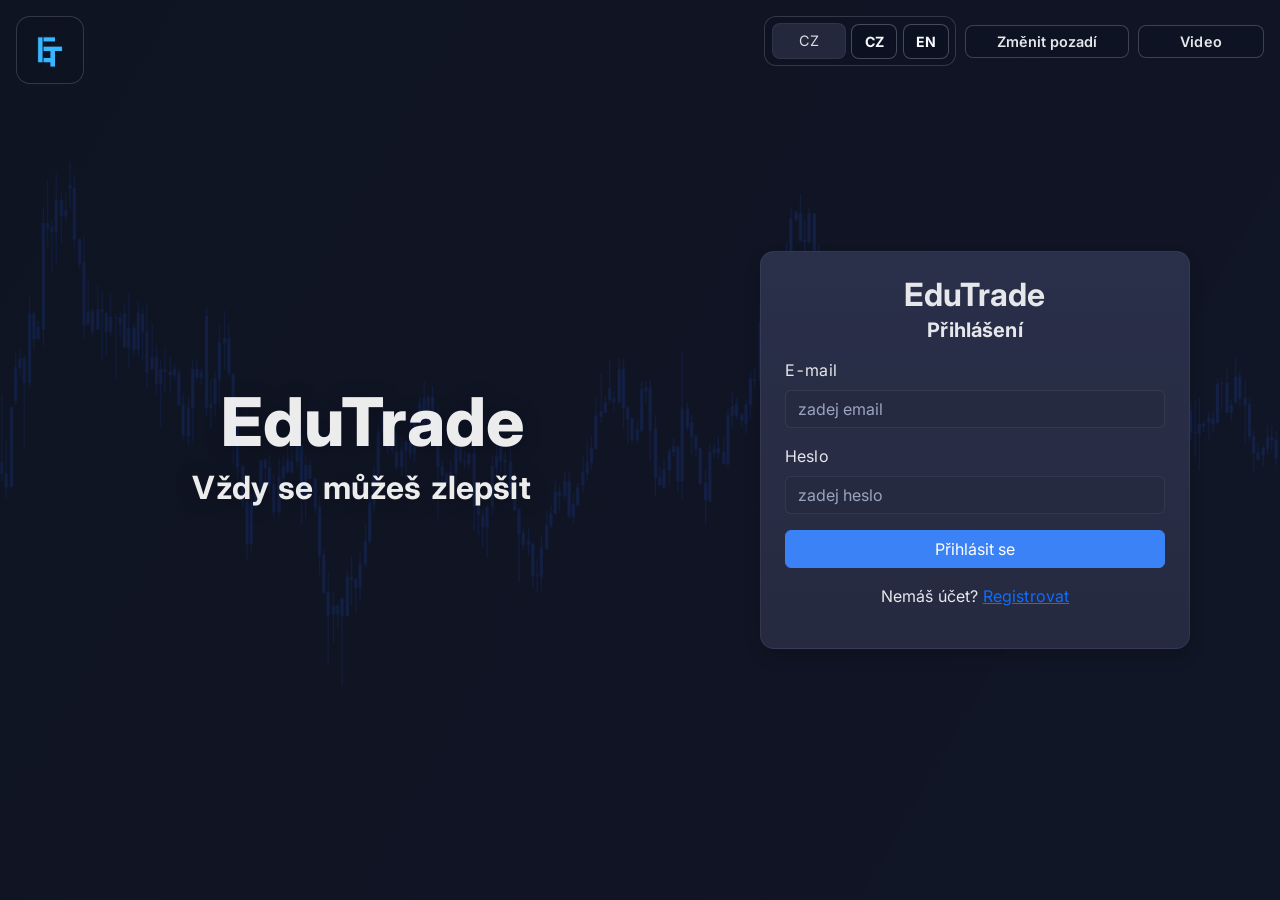
<file: index.html>
﻿<!DOCTYPE html>
<html lang="en">
<head>
    <meta charset="UTF-8">
    <meta name="viewport" content="width=device-width, initial-scale=1.0">
    <title>EduTrade - Login</title>
    <link href="https://cdn.jsdelivr.net/npm/bootstrap@5.3.2/dist/css/bootstrap.min.css" rel="stylesheet">
    <link rel="stylesheet" href="css/style.css">
</head>
<body class="bg-dark text-light auth-page">
<div class="auth-brand">
    <img src="img/LOGO%20MP.png" alt="EduTrade logo">
</div>
<div class="auth-toolbar">
    <div class="auth-lang">
        <button type="button" class="btn lang-btn" id="active-lang">CZ</button>
        <a href="#" class="lang-item" data-lang="cz">CZ</a>
        <a href="#" class="lang-item" data-lang="en">EN</a>
    </div>
    <button type="button" class="auth-action-btn" id="authThemeToggle" data-i18n="auth-theme-btn">Změnit pozadí</button>
    <a href="about.html" class="auth-action-btn" data-i18n="auth-about-btn">Návod/Tutoriál</a>
</div>

<div class="auth-overlay"></div>
<div class="container auth-shell d-flex align-items-center">
    <div class="auth-layout">
        <div class="auth-copy">
            <h1 class="auth-hero-title" data-i18n="auth-hero-title">EduTrade</h1>
            <p class="auth-hero-subtitle" data-i18n="auth-hero-subtitle">Vždy se můžeš zlepšit</p>
        </div>

        <div class="card p-4 shadow auth-card" style="width: 100%; max-width: 430px;">
            <h2 class="text-center mb-1">EduTrade</h2>
            <h5 class="text-center mb-3" data-i18n="login-title">Login</h5>
            <form id="loginForm">
                <div class="mb-3">
                    <label for="email" class="form-label" data-i18n="email">Email</label>
                    <input type="email" class="form-control" id="email" data-i18n-placeholder="email-placeholder" placeholder="enter email" required>
                </div>
                <div class="mb-3">
                    <label for="password" class="form-label" data-i18n="password">Password</label>
                    <input type="password" class="form-control" id="password" data-i18n-placeholder="password-placeholder" placeholder="enter password" required>
                </div>
                <button type="submit" class="btn btn-primary w-100" data-i18n="login-btn">Sign in</button>
            </form>
            <p class="mt-3 text-center"><span data-i18n="no-account">No account?</span> <a href="register.html" data-i18n="register-link">Register</a></p>
        </div>
    </div>
</div>
<script src="js/script.js"></script>
<script src="js/auth.js"></script>
</body>
</html>
</file>
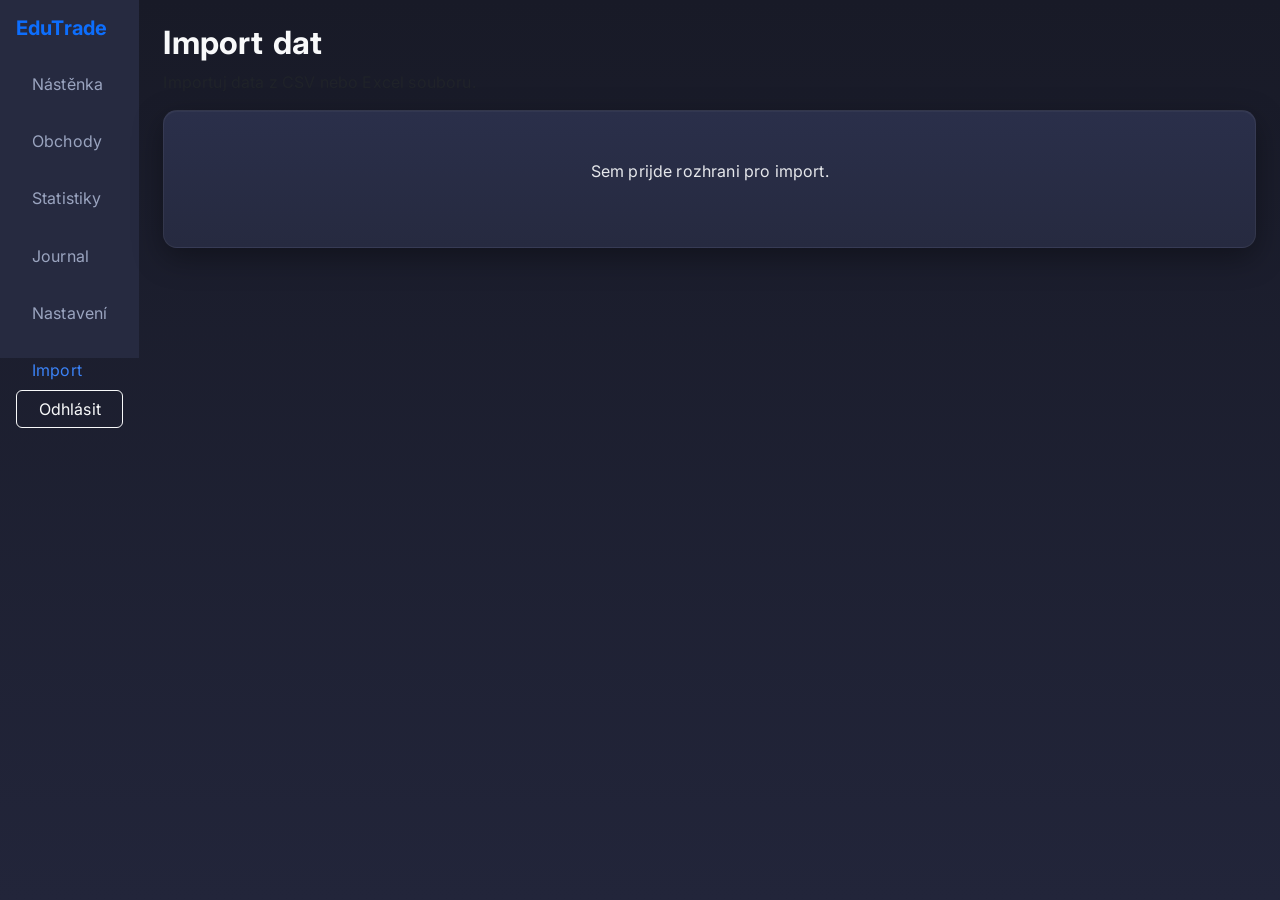
<file: import.html>
﻿<!DOCTYPE html>
<html lang="en">
<head>
    <meta charset="UTF-8">
    <title>Import Data - Trading Journal</title>
    <meta name="viewport" content="width=device-width, initial-scale=1.0">
    <link href="https://cdn.jsdelivr.net/npm/bootstrap@5.3.2/dist/css/bootstrap.min.css" rel="stylesheet">
    <link rel="stylesheet" href="css/style.css">
</head>
<body class="bg-dark text-light">
<div class="d-flex">
    <nav class="sidebar p-3">
        <h5 class="text-primary mb-4">EduTrade</h5>
        <ul class="nav flex-column">
            <li class="nav-item"><a class="nav-link" href="dashboard.html" data-i18n="nav-dashboard">Dashboard</a></li>
            <li class="nav-item"><a class="nav-link" href="trades.html" data-i18n="nav-trades">Trades</a></li>
            <li class="nav-item"><a class="nav-link" href="statistics.html" data-i18n="nav-stats">Statistics</a></li>
            <li class="nav-item"><a class="nav-link" href="gallery.html" data-i18n="nav-gallery">Gallery</a></li>
            <li class="nav-item"><a class="nav-link" href="settings.html" data-i18n="nav-settings">Settings</a></li>
            <li class="nav-item"><a class="nav-link active" href="import.html" data-i18n="import-nav">Import</a></li>
        </ul>
        <a href="index.html" class="btn btn-outline-light w-100 mt-auto" data-i18n="logout">Logout</a>
    </nav>

    <main class="flex-grow-1 p-4">
        <h2 data-i18n="import-title">Import Data</h2>
        <p class="text-muted" data-i18n="import-sub">Import your data from CSV or Excel.</p>
        <div class="card section-card text-center p-5">
            <p data-i18n="import-card-text">Import interface will be added here.</p>
        </div>
    </main>
</div>
<script src="js/script.js"></script>
</body>
</html>
</file>
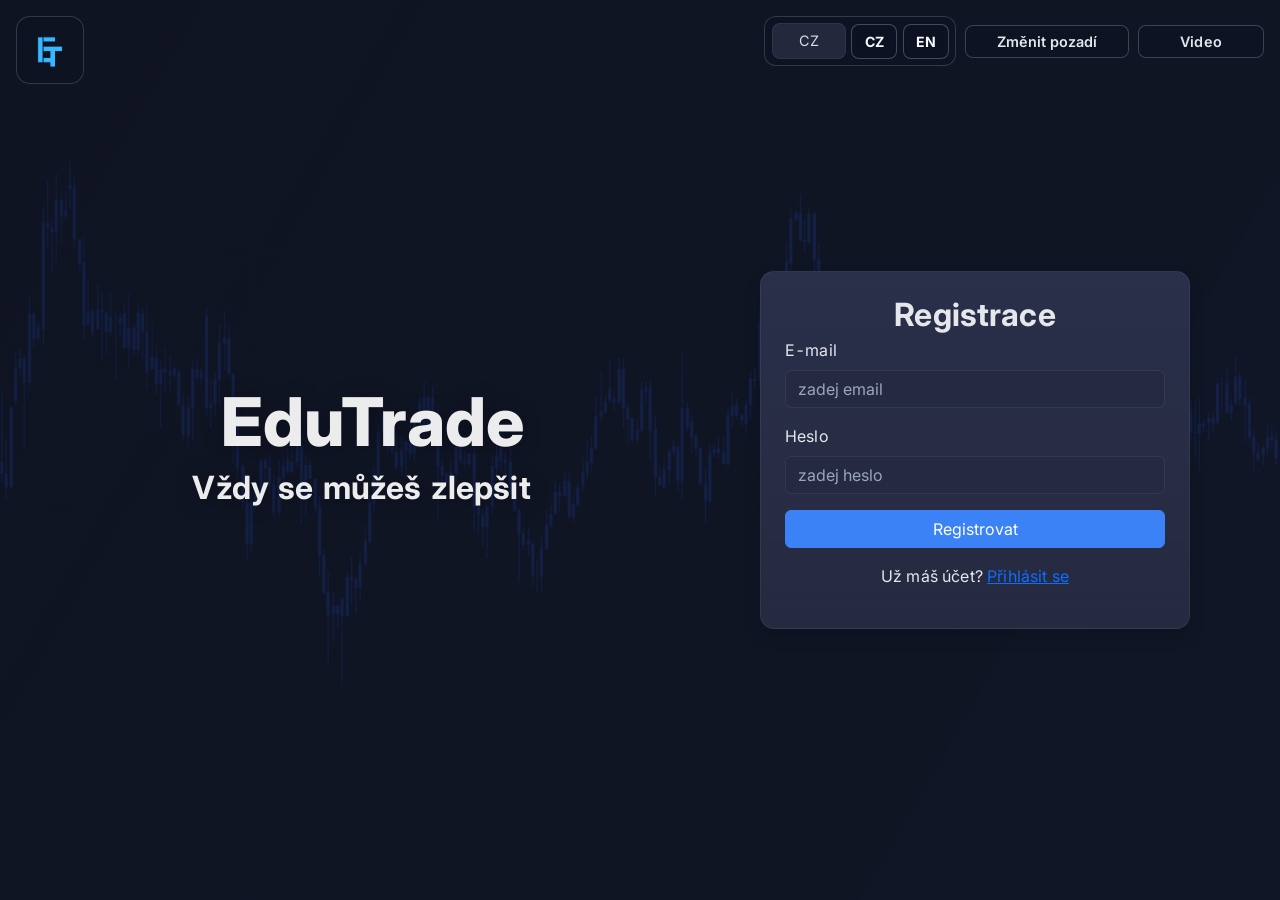
<file: register.html>
﻿<!DOCTYPE html>
<html lang="en">
<head>
    <meta charset="UTF-8">
    <meta name="viewport" content="width=device-width, initial-scale=1.0">
    <title>EduTrade - Register</title>
    <link href="https://cdn.jsdelivr.net/npm/bootstrap@5.3.2/dist/css/bootstrap.min.css" rel="stylesheet">
    <link rel="stylesheet" href="css/style.css">
</head>
<body class="bg-dark text-light auth-page">
<div class="auth-brand">
    <img src="img/LOGO%20MP.png" alt="EduTrade logo">
</div>
<div class="auth-toolbar">
    <div class="auth-lang">
        <button type="button" class="btn lang-btn" id="active-lang">CZ</button>
        <a href="#" class="lang-item" data-lang="cz">CZ</a>
        <a href="#" class="lang-item" data-lang="en">EN</a>
    </div>
    <button type="button" class="auth-action-btn" id="authThemeToggle" data-i18n="auth-theme-btn">Změnit pozadí</button>
    <a href="about.html" class="auth-action-btn" data-i18n="auth-about-btn">Návod/Tutoriál</a>
</div>

<div class="auth-overlay"></div>
<div class="container auth-shell d-flex align-items-center">
    <div class="auth-layout">
        <div class="auth-copy">
            <h1 class="auth-hero-title" data-i18n="auth-hero-title">EduTrade</h1>
            <p class="auth-hero-subtitle" data-i18n="auth-hero-subtitle">Vždy se můžeš zlepšit</p>
        </div>

        <div class="card p-4 shadow auth-card" style="width: 100%; max-width: 430px;">
            <h2 class="text-center mb-1" data-i18n="register-title">Register</h2>
            <form id="registerForm">
                <div class="mb-3">
                    <label for="email" class="form-label" data-i18n="email">Email</label>
                    <input type="email" class="form-control" id="email" data-i18n-placeholder="email-placeholder" placeholder="enter email" required>
                </div>
                <div class="mb-3">
                    <label for="password" class="form-label" data-i18n="password">Password</label>
                    <input type="password" class="form-control" id="password" data-i18n-placeholder="password-placeholder" placeholder="enter password" required>
                </div>
                <button type="submit" class="btn btn-primary w-100" data-i18n="register-btn">Create account</button>
            </form>
            <p class="mt-3 text-center"><span data-i18n="has-account">Already have an account?</span> <a href="index.html" data-i18n="login-link">Sign in</a></p>
        </div>
    </div>
</div>
<script src="js/script.js"></script>
<script src="js/auth.js"></script>
</body>
</html>
</file>
<file: css/style.css>
﻿@import url("https://fonts.googleapis.com/css2?family=Inter:wght@400;500;600;700;800&display=swap");

:root {
    --nav-width: 220px;
    --header-height: 3rem;

    --bg-main: #181a27;
    --bg-soft: #22253a;
    --bg-card: #262a40;

    --border: rgba(255,255,255,0.06);

    --text: #e5e7eb;
    --muted: #9aa4bf;

    --primary: #3b82f6;
    --success: #22c55e;
    --danger: #ef4444;
}


body {
    font-family: "Inter", "Segoe UI", Roboto, sans-serif;
    font-variant-numeric: tabular-nums;
    font-feature-settings: "tnum" 1, "lnum" 1;
    letter-spacing: 0.01em;
}

h1, h2, h3, h4, h5, h6 {
    font-weight: 700;
}

input, select, button, textarea {
    font: inherit;
    font-variant-numeric: tabular-nums;
}

body.bg-dark {
    background: linear-gradient(180deg, var(--bg-main), var(--bg-soft)) !important;
    color: var(--text);
    min-height: 100vh;
}


.header {
    position: fixed;
    top: 0;
    left: 0;
    width: 100%;
    height: var(--header-height);
    display: flex;
    justify-content: space-between;
    align-items: center;
    padding: 0 1rem;
    background-color: var(--bg-card);
    z-index: 101;
    transition: 0.3s;
}

.header_toggle {
    color: var(--primary);
    font-size: 1.5rem;
    cursor: pointer;
}

.header_right {
    display: flex;
    align-items: center;
    gap: 10px;
}


.l-navbar {
    position: fixed;
    top: var(--header-height);
    left: -220px;
    width: var(--nav-width);
    height: calc(100vh - var(--header-height));
    background-color: var(--bg-main);
    padding: 1rem;
    overflow-y: auto;
    transition: 0.5s;
    z-index: 100;
}

.sidebarshow {
    left: 0;
}


#body-pd {
    margin-top: var(--header-height);
    transition: 0.5s;
}

.body-pd {
    padding-left: calc(var(--nav-width) + 1rem);
}


.nav {
    height: 100%;
    display: flex;
    flex-direction: column;
    justify-content: space-between;
}

.nav_logo {
    text-decoration: none;
    color: var(--muted);
    display: flex;
    align-items: center;
    gap: 8px;
    padding: 0.5rem 0.55rem;
    border-radius: 8px;
    font-weight: bold;
    font-size: 1.2rem;
    margin-bottom: 1rem;
}

.nav_link {
    text-decoration: none;
    color: var(--muted);
    display: flex;
    align-items: center;
    gap: 10px;
    padding: 0.5rem 1rem;
    border-radius: 8px;
    transition: all 0.25s ease;
}

.nav_link:hover {
    background: rgba(59,130,246,0.15);
    color: var(--primary);
}

.nav_link.active {
    background: rgba(59,130,246,0.18);
    color: var(--primary);
}

.nav_icon {
    font-size: 1.25rem;
}


.card {
    background: linear-gradient(180deg, #2a2f4a, var(--bg-card));
    border: 1px solid var(--border);
    border-radius: 14px;
    color: var(--text);
    box-shadow:
        0 10px 30px rgba(0,0,0,0.35),
        inset 0 1px 0 rgba(255,255,255,0.04);
}

.stat-card {
    padding: 22px;
    text-align: left;
}

.stat-card h6 {
    color: var(--muted);
    font-size: 13px;
    letter-spacing: 0.5px;
    text-transform: uppercase;
}

.stat-card h4 {
    margin-top: 4px;
    font-weight: 600;
}

.section-card {
    padding: 22px;
}


.table {
    margin-bottom: 0;
    border-collapse: separate;
    border-spacing: 0 10px;
    background: transparent !important;
}

.table-dark {
    background: transparent !important;
    color: var(--text);
}


.table thead th {
    background: transparent !important;
    border: none;
    color: var(--muted);
    font-size: 12px;
    text-transform: uppercase;
    letter-spacing: 0.6px;
    padding: 6px 14px;
}


.table tbody tr {
    background: rgba(255, 255, 255, 0.035) !important;
    transition: 0.25s ease;
    color: inherit;
}

.table tbody tr:hover {
    background: rgba(59, 130, 246, 0.1) !important;
    transform: translateY(-1px);
}


.table tbody td {
    border: none !important;
    padding: 14px;
    font-size: 14px;
    background: transparent !important;
    vertical-align: middle;
}


.table tbody tr td:first-child {
    border-top-left-radius: 10px;
    border-bottom-left-radius: 10px;
}

.table tbody tr td:last-child {
    border-top-right-radius: 10px;
    border-bottom-right-radius: 10px;
}


.text-success {
    color: var(--success) !important;
    font-weight: 600;
}

.text-danger {
    color: var(--danger) !important;
    font-weight: 600;
}



.btn-user {
    background: var(--bg-card);
    color: var(--text);
    border: 1px solid var(--border);
    width: 160px;
    display: flex;
    align-items: center;
    justify-content: center;
    gap: 8px;
    padding: 6px 10px;
    font-size: 14px;
    border-radius: 8px;
    transition: 0.3s;
}

.btn-user img {
    width: 28px;
    height: 28px;
    object-fit: cover;
    border-radius: 50%;
}

.btn-user:hover,
.btn-user:focus {
    background: rgba(59,130,246,0.15);
    color: var(--primary);
    box-shadow: none;
}


.dropdown-menu {
    background: var(--bg-card) !important;
    border: 1px solid var(--border);
    border-radius: 8px;
    width: 160px !important;
    padding: 0;
    margin-top: 0.2rem;
}

.dropdown-item {
    color: var(--text);
    background: transparent;
    text-align: center;
    padding: 10px;
    font-size: 14px;
    display: flex;
    justify-content: center;
    align-items: center;
    gap: 6px;
}

.dropdown-item:hover {
    background: rgba(59,130,246,0.15);
    color: var(--primary);
}

.dropdown-divider {
    border-top: 1px solid var(--border);
    margin: 0;
}


.lang-switch {
    display: flex;
    align-items: center;
}

.lang-btn {
    background: var(--bg-card);
    color: var(--text);
    border: 1px solid var(--border);
    border-radius: 8px;
    padding: 6px 10px;
    display: flex;
    align-items: center;
    gap: 6px;
    font-size: 14px;
    transition: 0.3s;
}

.lang-btn img,
.lang-item img {
    width: 22px;
    height: 14px;
    object-fit: cover;
    border-radius: 2px;
}


.calendar-card {
    background: linear-gradient(180deg, #2a2f4a, var(--bg-card));
    border: 1px solid var(--border);
    border-radius: 14px;
    padding: 22px;
    color: var(--text);
    box-shadow:
        0 10px 30px rgba(0,0,0,0.35),
        inset 0 1px 0 rgba(255,255,255,0.04);
}


.calendar-header {
    display: flex;
    align-items: center;
    justify-content: space-between;
    gap: 12px;
    margin-bottom: 14px;
}

.calendar-title {
    font-size: 16px;
    font-weight: 700;
    letter-spacing: 0.3px;
    margin: 0;
    color: var(--text);
}


.calendar-nav {
    display: flex;
    gap: 8px;
}

.cal-btn {
    width: 44px;
    height: 44px;
    border-radius: 10px;
    border: 1px solid var(--border);
    background: rgba(255,255,255,0.03);
    color: var(--text);
    display: grid;
    place-items: center;
    cursor: pointer;
    transition: 0.25s ease;
}

.cal-btn:hover {
    background: rgba(59,130,246,0.15);
    color: var(--primary);
    transform: translateY(-1px);
}


.calendar-weekdays {
    display: grid;
    grid-template-columns: repeat(7, 1fr);
    gap: 10px;
    margin-bottom: 10px;
    font-size: 12px;
    letter-spacing: 0.6px;
    text-transform: uppercase;
    color: var(--muted);
}

.calendar-weekdays div {
    text-align: center;
    padding: 6px 0;
}


.calendar-grid {
    display: grid;
    grid-template-columns: repeat(7, 1fr);
    gap: 10px;
}

.cal-day {
    min-height: 88px;
    border-radius: 12px;
    border: 1px solid var(--border);
    background: rgba(255,255,255,0.035);
    padding: 12px 10px 10px;
    position: relative;
    overflow: hidden;
    transition: 0.25s ease;
    display: flex;
    flex-direction: column;
    align-items: center;
    justify-content: center;
}

.cal-day:hover {
    background: rgba(59,130,246,0.10);
    transform: translateY(-1px);
}

.cal-day.empty {
    opacity: 0.20;
}


.cal-day-number {
    position: absolute;
    left: 10px;
    top: 8px;
    font-size: 12px;
    font-weight: 700;
    color: var(--text);
    opacity: 0.92;
}


.cal-day-value {
    margin-top: 8px;
    font-size: 18px;
    font-weight: 800;
    letter-spacing: 0.2px;
    text-align: center;
    line-height: 1.1;
}


.cal-profit .cal-day-value {
    color: #22c55e !important;
    text-shadow: 0 0 12px rgba(34,197,94,0.22);
}

.cal-loss .cal-day-value {
    color: #ef4444 !important;
    text-shadow: 0 0 12px rgba(239,68,68,0.22);
}

.cal-payout .cal-day-value {
    color: #3b82f6 !important;
    text-shadow: 0 0 12px rgba(59,130,246,0.22);
}


.cal-today {
    border: 1px solid rgba(59,130,246,0.45);
    box-shadow: 0 0 0 2px rgba(59,130,246,0.18);
}


body.light-mode {
    --bg-main: #f3f4f6;
    --bg-soft: #ffffff;
    --bg-card: #ffffff;
    --border: rgba(0,0,0,0.12);
    --text: #1f2937;
    --muted: #6b7280;
    --primary: #2563eb;
    background: #f3f4f6 !important;
    color: #1f2937 !important;
}


body.light-mode .card, 
body.light-mode .calendar-card, 
body.light-mode .soft-card {
    background: #ffffff !important;
    box-shadow: 0 4px 20px rgba(0,0,0,0.06) !important;
    color: #1f2937 !important;
    border: 1px solid rgba(0,0,0,0.08) !important;
}


body.light-mode .header,
body.light-mode .l-navbar {
    background-color: #ffffff !important;
    border-bottom: 1px solid rgba(0,0,0,0.08);
    border-right: 1px solid rgba(0,0,0,0.08);
}


body.light-mode .nav_link, 
body.light-mode .nav_logo,
body.light-mode .header_toggle,
body.light-mode .btn-user,
body.light-mode .lang-btn {
    color: #374151 !important;
}

body.light-mode .btn-soft,
body.light-mode button.pill-btn,
body.light-mode .btn-outline-danger {
    color: #1f2937 !important; 
    background-color: rgba(0,0,0,0.05) !important;
    border: 1px solid rgba(0,0,0,0.1) !important;
}

body.light-mode .btn-soft:hover {
    background-color: rgba(0,0,0,0.1) !important;
}

body.light-mode .soft-input, 
body.light-mode .form-control {
    background-color: #f9fafb !important;
    color: #1f2937 !important;
    border: 1px solid #d1d5db !important;
}


body.light-mode .setting-title,
body.light-mode .soft-label,
body.light-mode .setting-sub,
body.light-mode .muted-small,
body.light-mode h2,
body.light-mode h5 {
    color: #1f2937 !important;
}

body.light-mode .setting-icon {
    background-color: #f3f4f6 !important;
    color: #2563eb !important;
    border: 1px solid rgba(0,0,0,0.05) !important;
}


body.light-mode .dropdown-menu {
    background-color: #ffffff !important;
    box-shadow: 0 10px 25px rgba(0,0,0,0.1) !important;
}

body.light-mode .dropdown-item {
    color: #1f2937 !important;
}


body.light-mode .soft-divider,
body.light-mode .dropdown-divider {
    border-top: 1px solid rgba(0,0,0,0.08) !important;
}


body.light-mode .table tbody tr {
    background: #ffffff !important;
    color: #1f2937 !important;
    border: 1px solid rgba(0,0,0,0.05);
}

body.bg-dark .form-control,
body.bg-dark .form-select,
body.bg-dark .sidebar {
    background-color: var(--bg-card);
    color: var(--text);
    border-color: var(--border);
}

body.bg-dark .form-control::placeholder {
    color: var(--muted);
}

body.light-mode .sidebar {
    background: #ffffff !important;
    border-right: 1px solid rgba(0,0,0,0.08) !important;
}

body.bg-dark .sidebar .nav-link {
    color: var(--muted);
}

body.bg-dark .sidebar .nav-link.active,
body.bg-dark .sidebar .nav-link:hover {
    color: var(--primary);
}

body.light-mode .sidebar .nav-link {
    color: #374151;
}

body.light-mode .sidebar .nav-link.active,
body.light-mode .sidebar .nav-link:hover {
    color: #2563eb;
}

.btn-primary {
    background-color: var(--primary);
    border-color: var(--primary);
}

.btn-primary:hover,
.btn-primary:focus {
    background-color: #2563eb;
    border-color: #2563eb;
}

.btn-sync {
    border: 1px solid var(--primary);
    background: rgba(59,130,246,0.18);
    color: #dbeafe;
    border-radius: 10px;
    padding: 8px 12px;
    font-weight: 600;
}

.btn-sync:hover {
    background: rgba(59,130,246,0.28);
}

body.light-mode .btn-sync {
    background: rgba(37,99,235,0.1);
    color: #1d4ed8;
    border-color: #3b82f6;
}

.muted {
    color: var(--muted) !important;
}


body.bg-dark .btn-soft {
    background: rgba(59,130,246,0.22);
    border: 1px solid rgba(59,130,246,0.6);
    color: #dbeafe;
}

body.bg-dark .btn-soft:hover {
    background: rgba(59,130,246,0.32);
    color: #eff6ff;
}


.stats-topbar {
    display: flex;
    justify-content: space-between;
    align-items: center;
    gap: 14px;
    flex-wrap: wrap;
}

.stats-topbar h2 {
    margin: 0;
}

.stats-range {
    font-size: 0.92rem;
    color: var(--muted) !important;
    margin-top: 4px;
}

.stats-grid {
    display: grid;
    grid-template-columns: repeat(4, minmax(150px, 1fr));
    gap: 12px;
}

.stat-box {
    background: rgba(255,255,255,0.04);
    border: 1px solid var(--border);
    border-radius: 12px;
    padding: 14px;
}

.stat-box .label {
    color: var(--muted);
    font-size: 0.8rem;
    text-transform: uppercase;
    letter-spacing: 0.5px;
}

.stat-box .value {
    margin: 8px 0 0;
    font-size: 1.05rem;
    font-weight: 700;
    color: var(--text);
}

@media (max-width: 992px) {
    .stats-grid {
        grid-template-columns: repeat(2, minmax(150px, 1fr));
    }
}

@media (max-width: 576px) {
    .stats-grid {
        grid-template-columns: 1fr;
    }
}


.table {
    color: var(--text) !important;
    --bs-table-color: var(--text);
    --bs-table-bg: transparent;
    --bs-table-border-color: transparent;
}

.table thead th,
.table tbody td {
    color: var(--text) !important;
}

.table tbody tr {
    border: 1px solid rgba(255,255,255,0.12);
}

body.light-mode .table tbody tr {
    border: 1px solid rgba(15,23,42,0.14) !important;
    box-shadow: 0 1px 0 rgba(15,23,42,0.04);
}

body.light-mode .stat-box {
    background: #ffffff;
    border: 1px solid rgba(15,23,42,0.12);
}

.info-tip {
    margin-left: 6px;
    font-size: 0.9rem;
    color: var(--muted);
    cursor: help;
    vertical-align: middle;
}

.info-tip:hover {
    color: var(--primary);
}

.cal-day-badge {
    position: absolute;
    right: 8px;
    top: 8px;
    font-size: 10px;
    font-weight: 700;
    color: var(--text);
    background: rgba(59,130,246,0.22);
    border: 1px solid rgba(59,130,246,0.4);
    border-radius: 999px;
    padding: 2px 7px;
}

.cal-day-dot {
    position: absolute;
    left: 10px;
    bottom: 10px;
    width: 7px;
    height: 7px;
    border-radius: 50%;
    background: currentColor;
    opacity: 0.85;
}

.cal-heat-1 { box-shadow: inset 0 0 0 1px rgba(59,130,246,0.18); }
.cal-heat-2 { box-shadow: inset 0 0 0 1px rgba(59,130,246,0.28), 0 8px 18px rgba(59,130,246,0.12); }
.cal-heat-3 { box-shadow: inset 0 0 0 1px rgba(59,130,246,0.42), 0 10px 22px rgba(59,130,246,0.2); }

.cal-profit .cal-day-dot { color: var(--success); }
.cal-loss .cal-day-dot { color: var(--danger); }
.cal-payout .cal-day-dot { color: var(--primary); }

body.light-mode .cal-day-badge {
    background: rgba(37,99,235,0.12);
    border-color: rgba(37,99,235,0.28);
    color: #1d4ed8;
}




.trade-side {
    display: inline-flex;
    align-items: center;
    gap: 4px;
    padding: 3px 9px;
    border-radius: 999px;
    font-size: 12px;
    font-weight: 700;
    letter-spacing: 0.2px;
}

.trade-side-long {
    color: #059669;
    background: rgba(16,185,129,0.16);
    border: 1px solid rgba(16,185,129,0.36);
}

.trade-side-short {
    color: #e11d48;
    background: rgba(244,63,94,0.15);
    border: 1px solid rgba(244,63,94,0.36);
}

.trade-pl { display: inline-flex; justify-content: center; align-items: center; min-width: 92px; text-align: center; font-weight: 800; letter-spacing: 0.25px; font-variant-numeric: tabular-nums; }

.trade-pl-win { color: #22c55e !important; background: rgba(34,197,94,0.14); border: 1px solid rgba(34,197,94,0.34); border-radius: 8px; padding: 3px 8px; text-shadow: 0 0 10px rgba(34,197,94,0.2); }
.trade-pl-loss { color: #ef4444 !important; background: rgba(239,68,68,0.14); border: 1px solid rgba(239,68,68,0.34); border-radius: 8px; padding: 3px 8px; text-shadow: 0 0 10px rgba(239,68,68,0.2); }

.trade-row-win {
    box-shadow: inset 3px 0 0 rgba(34,197,94,0.7);
}

.trade-row-loss {
    box-shadow: inset 3px 0 0 rgba(239,68,68,0.7);
}

body.light-mode .trade-side-long {
    color: #166534;
    background: rgba(34,197,94,0.14);
}

body.light-mode .trade-side-short {
    color: #991b1b;
    background: rgba(239,68,68,0.13);
}

.closed-table-wrap {
    width: 100%;
    overflow-x: auto;
    -webkit-overflow-scrolling: touch;
}

.closed-table-wrap table {
    width: 100%;
}

@media (max-width: 992px) {
    .l-navbar {
        width: min(82vw, 280px);
        left: min(-82vw, -280px);
    }

    .body-pd {
        padding-left: 0 !important;
    }

    #body-pd {
        padding: 1rem !important;
    }

    .header {
        padding: 0 0.75rem;
    }

    .header_right {
        gap: 8px;
        flex-wrap: wrap;
        justify-content: flex-end;
    }

    .header_right .btn-group {
        width: auto !important;
    }

    .btn-user {
        width: auto;
        min-width: 130px;
    }

    .lang-btn {
        min-width: 76px;
        justify-content: center;
    }

    .stat-card,
    .section-card {
        padding: 16px;
    }

    .setting-row {
        flex-direction: column;
        align-items: flex-start;
        gap: 12px;
    }

    .setting-left {
        width: 100%;
    }

    .setting-row > select,
    .setting-row > .form-check,
    .setting-row > .btn {
        width: 100%;
        max-width: 100% !important;
    }

    .settings-wrap {
        padding: 0 0.2rem;
    }

    .trade-pl {
        min-width: 80px;
    }

    .closed-table-wrap table {
        min-width: 860px;
    }
}

@media (max-width: 768px) {
    #body-pd {
        margin-top: calc(var(--header-height) + 6px);
        padding: 0.9rem !important;
    }

    .header {
        height: auto;
        min-height: var(--header-height);
        padding: 0.5rem 0.75rem;
    }

    .header_right {
        width: 100%;
        justify-content: flex-end;
    }

    .calendar-grid {
        gap: 6px;
    }

    .cal-day {
        min-height: 74px;
        padding: 10px 8px 8px;
    }

    .cal-day-value {
        font-size: 16px;
    }

    .cal-day-badge {
        font-size: 9px;
        padding: 2px 6px;
    }

    .table thead th,
    .table tbody td {
        padding: 10px 8px;
        font-size: 12px;
    }

    .stats-grid {
        grid-template-columns: repeat(2, minmax(130px, 1fr));
    }
}

@media (max-width: 576px) {
    #body-pd {
        padding: 0.75rem !important;
    }

    .row.text-center > [class*='col-'] {
        margin-bottom: 0.75rem;
    }

    .btn-user {
        font-size: 13px;
        padding: 5px 8px;
        min-width: 118px;
    }

    .lang-btn {
        font-size: 13px;
        padding: 5px 8px;
    }

    .calendar-weekdays {
        gap: 4px;
        font-size: 11px;
    }

    .cal-day {
        min-height: 68px;
        border-radius: 10px;
    }

    .cal-day-number {
        font-size: 11px;
    }

    .cal-day-value {
        font-size: 14px;
    }

    .stats-grid {
        grid-template-columns: 1fr;
    }

    .closed-table-wrap table {
        min-width: 760px;
    }

    .trade-pl {
        min-width: 72px;
    }
}

@media (max-width: 992px) {
    .l-navbar.sidebarshow {
        left: 0 !important;
    }
}

.nav_logo-img {
    width: 56px;
    height: 56px;
    object-fit: contain;
    border-radius: 8px;
    transform: translateY(2px);
}

@media (max-width: 576px) {
    .nav_logo-img {
    width: 56px;
    height: 56px;
    object-fit: contain;
    border-radius: 8px;
    transform: translateY(2px);
}
}



.auth-logo { width: 72px; height: 72px; object-fit: contain; border-radius: 12px; display: block; margin: 0 auto 10px; }
@media (max-width: 576px) { .auth-logo { width: 58px; height: 58px; } }


.nav_logo-name { line-height: 1; }

.auth-card { position: relative; }
.auth-logo-corner {
    position: absolute;
    top: 12px;
    right: 12px;
    width: 46px;
    height: 46px;
    object-fit: contain;
    border-radius: 10px;
    opacity: 0.9;
}
@media (max-width: 576px) { .auth-logo-corner { width: 38px; height: 38px; top: 10px; right: 10px; } }

.auth-page {
    position: relative;
    min-height: 100vh;
    background: transparent !important;
    overflow: hidden;
}

body.auth-page::before {
    content: "";
    position: fixed;
    inset: 0;
    z-index: -1;
    background-image: url("../img/Banner dark.png");
    background-size: cover;
    background-position: center;
    background-repeat: no-repeat;
}

body.light-mode.auth-page::before {
    background-image: url("../img/Banner light.png");
}

.auth-overlay {
    position: fixed;
    inset: 0;
    background: linear-gradient(120deg, rgba(9,12,24,0.18), rgba(18,25,44,0.12));
    z-index: 0;
}

body.light-mode.auth-page .auth-overlay {
    background: linear-gradient(120deg, rgba(255,255,255,0.10), rgba(241,245,249,0.08));
}

.auth-shell {
    position: relative;
    z-index: 1;
    min-height: 100vh;
    padding: 1.25rem;
}

.auth-layout {
    width: 100%;
    max-width: 1240px;
    margin: 0 auto;
    display: flex;
    align-items: center;
    justify-content: center;
    gap: clamp(2.2rem, 6vw, 6rem);
}

.auth-copy {
    flex: 1 1 0;
    max-width: 560px;
    margin-left: clamp(2.5rem, 8vw, 7rem);
    margin-right: clamp(0.5rem, 2vw, 1.5rem);
    color: rgba(255, 255, 255, 0.92);
    text-shadow: 0 2px 18px rgba(2, 6, 23, 0.35);
}

.auth-hero-title {
    margin: 0;
    padding-left: clamp(1.1rem, 2.2vw, 2rem);
    font-size: clamp(2.8rem, 7vw, 4.2rem);
    font-weight: 800;
    line-height: 1.02;
    letter-spacing: 0.2px;
}

.auth-hero-subtitle {
    margin: 0.45rem 0 0;
    font-size: clamp(1.2rem, 2.5vw, 2rem);
    font-weight: 700;
}

body.light-mode.auth-page .auth-copy {
    color: rgba(15, 23, 42, 0.92);
    text-shadow: 0 1px 8px rgba(255, 255, 255, 0.35);
}

.auth-toolbar {
    position: fixed;
    top: 1rem;
    right: 1rem;
    z-index: 3;
    display: flex;
    align-items: center;
    gap: 0.55rem;
    flex-wrap: nowrap;
}

.auth-lang {
    display: flex;
    align-items: center;
    gap: 0.35rem;
    padding: 0.4rem;
    min-width: 186px;
    border-radius: 12px;
    background: rgba(13, 19, 35, 0.55);
    border: 1px solid rgba(255, 255, 255, 0.16);
    backdrop-filter: blur(4px);
}

body.light-mode.auth-page .auth-lang {
    background: rgba(255, 255, 255, 0.72);
    border: 1px solid rgba(15, 23, 42, 0.14);
}

.auth-lang .lang-btn {
    padding: 6px 10px;
    width: 74px;
    font-size: 0.9rem;
    justify-content: center;
    pointer-events: none;
    opacity: 0.95;
}

.auth-lang-list {
    display: flex;
    gap: 0.35rem;
    align-items: center;
    flex-wrap: wrap;
}

.auth-lang-list .lang-item {
    text-decoration: none;
    color: #e5e7eb;
    border: 1px solid rgba(255, 255, 255, 0.2);
    border-radius: 8px;
    padding: 4px 8px;
    font-weight: 600;
    font-size: 0.82rem;
}

.auth-lang-list .lang-item:hover {
    color: #ffffff;
    border-color: rgba(255, 255, 255, 0.45);
    background: rgba(59, 130, 246, 0.25);
}

.auth-lang > .lang-item {
    text-decoration: none;
    color: #f8fafc;
    border: 1px solid rgba(255, 255, 255, 0.24);
    border-radius: 8px;
    padding: 6px 10px;
    width: 46px;
    text-align: center;
    font-weight: 700;
    font-size: 0.88rem;
    background: rgba(13, 19, 35, 0.55);
    backdrop-filter: blur(4px);
}

.auth-lang > .lang-item:hover {
    color: #ffffff;
    border-color: rgba(255, 255, 255, 0.45);
    background: rgba(59, 130, 246, 0.25);
}

body.light-mode.auth-page .auth-lang-list .lang-item {
    color: #111827;
    border-color: rgba(15, 23, 42, 0.2);
}

body.light-mode.auth-page .auth-lang-list .lang-item:hover {
    color: #0f172a;
    border-color: rgba(15, 23, 42, 0.45);
    background: rgba(37, 99, 235, 0.14);
}

body.light-mode.auth-page .auth-lang > .lang-item {
    color: #111827;
    border-color: rgba(15, 23, 42, 0.2);
    background: rgba(255, 255, 255, 0.72);
}

body.light-mode.auth-page .auth-lang > .lang-item:hover {
    color: #0f172a;
    border-color: rgba(15, 23, 42, 0.45);
    background: rgba(37, 99, 235, 0.14);
}

.auth-action-btn {
    text-decoration: none;
    color: #e5e7eb;
    border: 1px solid rgba(255, 255, 255, 0.2);
    border-radius: 8px;
    padding: 7px 11px;
    font-weight: 600;
    font-size: 0.9rem;
    background: rgba(13, 19, 35, 0.55);
    backdrop-filter: blur(4px);
    line-height: 1.2;
    white-space: nowrap;
    display: inline-flex;
    align-items: center;
    justify-content: center;
}

#authThemeToggle {
    width: 164px;
}

.auth-toolbar .auth-action-btn[href="about.html"] {
    width: 126px;
}

.auth-action-btn:hover {
    color: #ffffff;
    border-color: rgba(255, 255, 255, 0.45);
    background: rgba(59, 130, 246, 0.25);
}

body.light-mode.auth-page .auth-action-btn {
    color: #111827;
    border-color: rgba(15, 23, 42, 0.2);
    background: rgba(255, 255, 255, 0.72);
}

body.light-mode.auth-page .auth-action-btn:hover {
    color: #0f172a;
    border-color: rgba(15, 23, 42, 0.45);
    background: rgba(37, 99, 235, 0.14);
}

.auth-brand {
    position: fixed;
    top: 1rem;
    left: 1rem;
    z-index: 2;
    display: inline-flex;
    align-items: center;
    justify-content: center;
    width: 68px;
    height: 68px;
    border-radius: 14px;
    background: rgba(13, 19, 35, 0.65);
    border: 1px solid rgba(255, 255, 255, 0.16);
    backdrop-filter: blur(4px);
    pointer-events: none;
}

body.light-mode.auth-page .auth-brand {
    background: rgba(255, 255, 255, 0.72);
    border: 1px solid rgba(15, 23, 42, 0.16);
}

.auth-brand img {
    width: 48px;
    height: 48px;
    object-fit: contain;
}

.auth-close-btn {
    position: fixed;
    top: 1rem;
    right: 1rem;
    z-index: 3;
    width: 42px;
    height: 42px;
    border-radius: 10px;
    text-decoration: none;
    display: inline-flex;
    align-items: center;
    justify-content: center;
    font-size: 1.55rem;
    line-height: 1;
    color: #f8fafc;
    background: rgba(13, 19, 35, 0.55);
    border: 1px solid rgba(255, 255, 255, 0.22);
    backdrop-filter: blur(4px);
}

.auth-close-btn:hover {
    color: #ffffff;
    border-color: rgba(255, 255, 255, 0.45);
    background: rgba(59, 130, 246, 0.25);
}

body.light-mode.auth-page .auth-close-btn {
    color: #111827;
    border-color: rgba(15, 23, 42, 0.2);
    background: rgba(255, 255, 255, 0.72);
}

body.light-mode.auth-page .auth-close-btn:hover {
    color: #0f172a;
    border-color: rgba(15, 23, 42, 0.45);
    background: rgba(37, 99, 235, 0.14);
}

.auth-subtitle {
    color: rgba(229, 231, 235, 0.84);
    font-size: 0.9rem;
}

@media (max-width: 576px) {
    .auth-toolbar {
        right: 0.65rem;
        top: 0.7rem;
        gap: 0.35rem;
        flex-wrap: nowrap;
        justify-content: flex-end;
    }

    .auth-lang {
        padding: 0.28rem;
    }

    .auth-lang .lang-btn,
    .auth-lang > .lang-item,
    .auth-action-btn {
        font-size: 0.8rem;
        padding: 5px 7px;
    }

    .auth-lang {
        min-width: 170px;
    }

    #authThemeToggle {
        width: 136px;
    }

    .auth-toolbar .auth-action-btn[href="about.html"] {
        width: 108px;
    }

    .auth-brand {
        width: 58px;
        height: 58px;
        top: 0.75rem;
        left: 0.75rem;
    }

    .auth-brand img {
        width: 40px;
        height: 40px;
    }

    .auth-shell {
        padding: 0.9rem;
    }
}

@media (max-width: 992px) {
    .auth-layout {
        flex-direction: column;
        justify-content: center;
        gap: 1.25rem;
    }

    .auth-copy {
        width: 100%;
        text-align: center;
        max-width: 680px;
        margin-top: 2.5rem;
        margin-left: 0;
        margin-right: 0;
    }

    .auth-hero-title {
        padding-left: 0;
    }
}
.journal-upload-box {
    border: 1px dashed rgba(148, 163, 184, 0.35);
    border-radius: 14px;
    padding: 14px;
    background: rgba(15, 23, 42, 0.18);
}

.journal-file-status {
    color: #a9b3c9 !important;
}

.journal-upload-actions {
    display: grid;
    grid-template-columns: 1fr 1fr;
    gap: 10px;
}

.journal-btn {
    border-radius: 10px;
    padding: 10px 12px;
    font-weight: 700;
    transition: transform 0.18s ease, box-shadow 0.18s ease, background-color 0.18s ease;
}

.journal-btn:hover {
    transform: translateY(-1px);
}

.journal-btn-secondary {
    color: #dbeafe;
    border: 1px solid rgba(59, 130, 246, 0.6);
    background: rgba(37, 99, 235, 0.14);
}

.journal-btn-secondary:hover {
    color: #eff6ff;
    background: rgba(37, 99, 235, 0.24);
    box-shadow: 0 8px 18px rgba(37, 99, 235, 0.24);
}

.journal-btn-primary {
    color: #f8fbff;
    border: 1px solid rgba(59, 130, 246, 0.65);
    background: linear-gradient(180deg, #3b82f6, #2563eb);
}

.journal-btn-primary:hover {
    color: #ffffff;
    background: linear-gradient(180deg, #4f8ff8, #2f6ff0);
    box-shadow: 0 10px 22px rgba(37, 99, 235, 0.35);
}

body.light-mode .journal-upload-box {
    border-color: rgba(15, 23, 42, 0.2);
    background: rgba(255, 255, 255, 0.84);
}

body.light-mode .journal-file-status {
    color: #475569 !important;
}

body.light-mode .journal-btn-secondary {
    color: #1d4ed8;
    border-color: rgba(37, 99, 235, 0.45);
    background: rgba(37, 99, 235, 0.08);
}

body.light-mode .journal-btn-secondary:hover {
    color: #1e40af;
    background: rgba(37, 99, 235, 0.16);
}

@media (max-width: 700px) {
    .journal-upload-actions {
        grid-template-columns: 1fr;
    }
}
</file>
